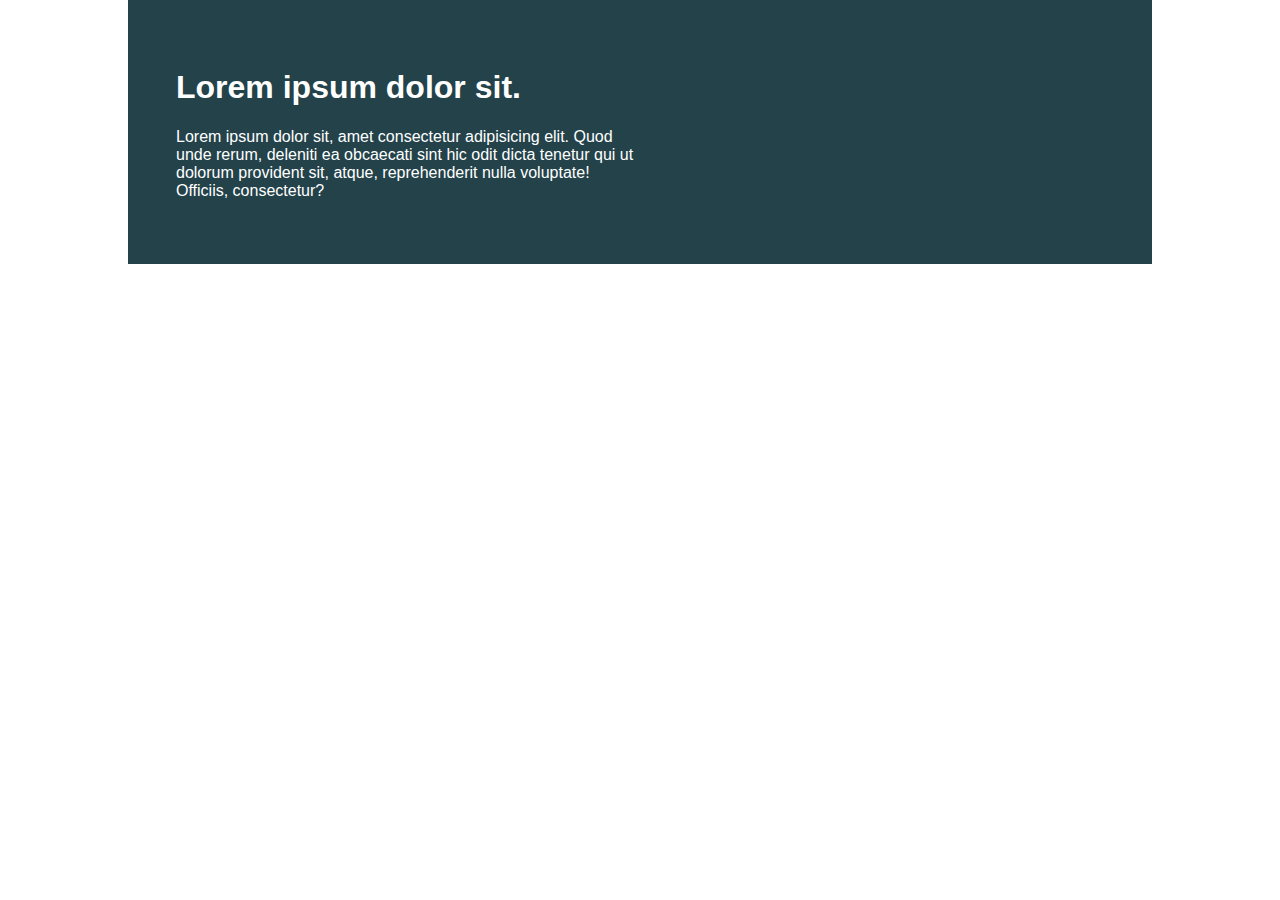
<file: challenge01/index.html>
<!DOCTYPE html>
<html lang="en">

<head>
    <meta charset="UTF-8">
    <meta name="viewport" content="width=device-width, initial-scale=1.0">
    <title>Day 01</title>

    <link rel="stylesheet" href="style.css">
</head>

<body>
    <div class="container">
        <div class="intro-content">
            <h1>Lorem ipsum dolor sit.</h1>
            <p>Lorem ipsum dolor sit, amet consectetur adipisicing elit. Quod unde rerum, deleniti ea obcaecati sint hic
                odit dicta tenetur qui ut dolorum provident sit, atque, reprehenderit nulla voluptate! Officiis,
                consectetur?</p>
        </div>
    </div>
</body>

</html>
</file>
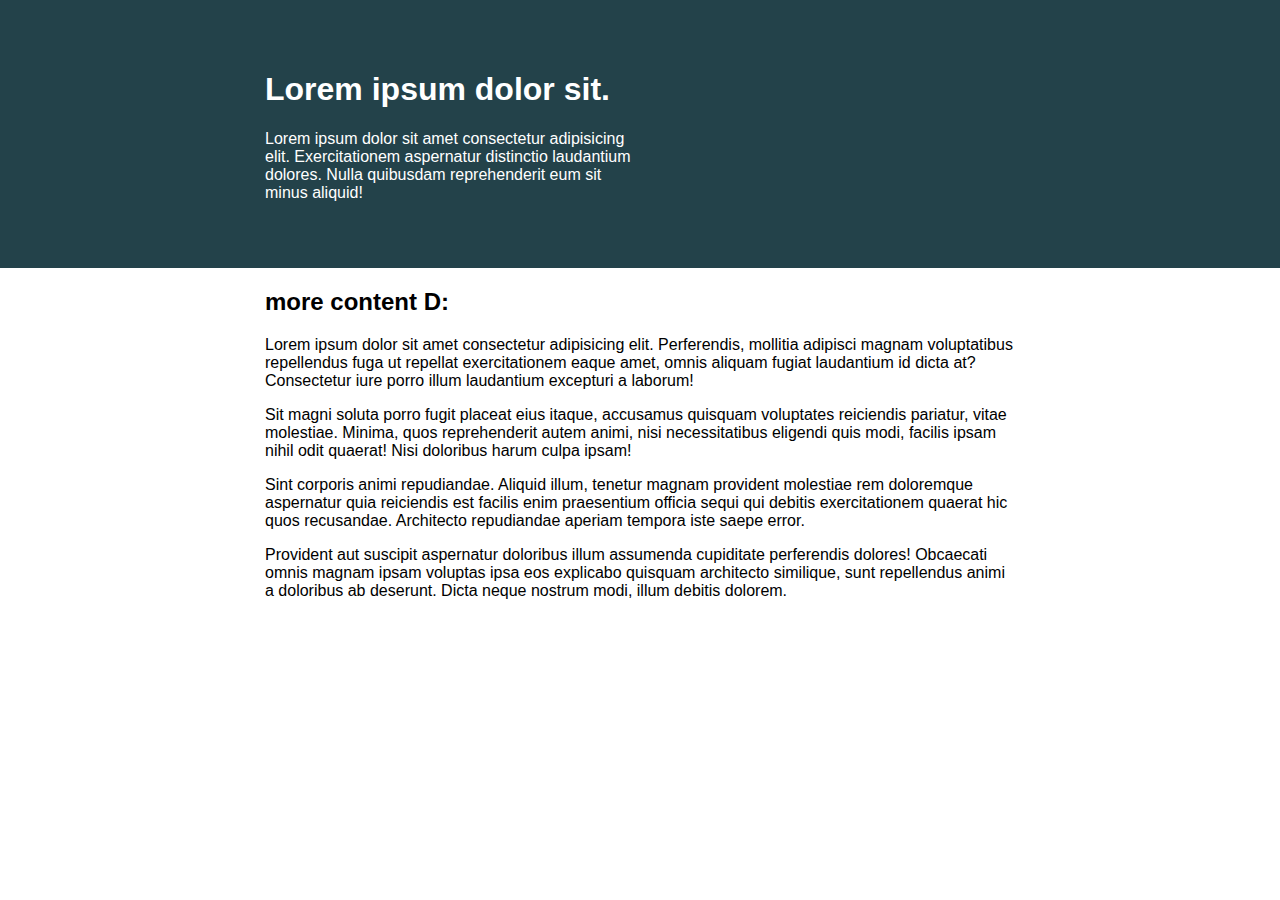
<file: challenge02/index.html>
<!DOCTYPE html>
<html lang="en">
<head> 
    <meta charset="UTF-8">
    <meta name="viewport" content="width=device-width, initial-scale=1.0">
    <title>Day 01</title>
 
    <link rel="stylesheet" href="style.css">
</head>
<body>

    <div class="intro">
        <div class="container">
            <div class="intro-content">
            <h1>Lorem ipsum dolor sit.</h1>
            <p>Lorem ipsum dolor sit amet consectetur adipisicing elit. Exercitationem aspernatur distinctio laudantium dolores. Nulla quibusdam reprehenderit eum sit minus aliquid!</p>
            </div>
        </div>
    </div>
    <div class="container">
        <h2>more content D:</h2>
        <p>Lorem ipsum dolor sit amet consectetur adipisicing elit. Perferendis, mollitia adipisci magnam voluptatibus repellendus fuga ut repellat exercitationem eaque amet, omnis aliquam fugiat laudantium id dicta at? Consectetur iure porro illum laudantium excepturi a laborum!</p>
        <p>Sit magni soluta porro fugit placeat eius itaque, accusamus quisquam voluptates reiciendis pariatur, vitae molestiae. Minima, quos reprehenderit autem animi, nisi necessitatibus eligendi quis modi, facilis ipsam nihil odit quaerat! Nisi doloribus harum culpa ipsam!</p>
        <p>Sint corporis animi repudiandae. Aliquid illum, tenetur magnam provident molestiae rem doloremque aspernatur quia reiciendis est facilis enim praesentium officia sequi qui debitis exercitationem quaerat hic quos recusandae. Architecto repudiandae aperiam tempora iste saepe error.</p>
        <p>Provident aut suscipit aspernatur doloribus illum assumenda cupiditate perferendis dolores! Obcaecati omnis magnam ipsam voluptas ipsa eos explicabo quisquam architecto similique, sunt repellendus animi a doloribus ab deserunt. Dicta neque nostrum modi, illum debitis dolorem.</p>
    </div>
</body>
</html>
</file>
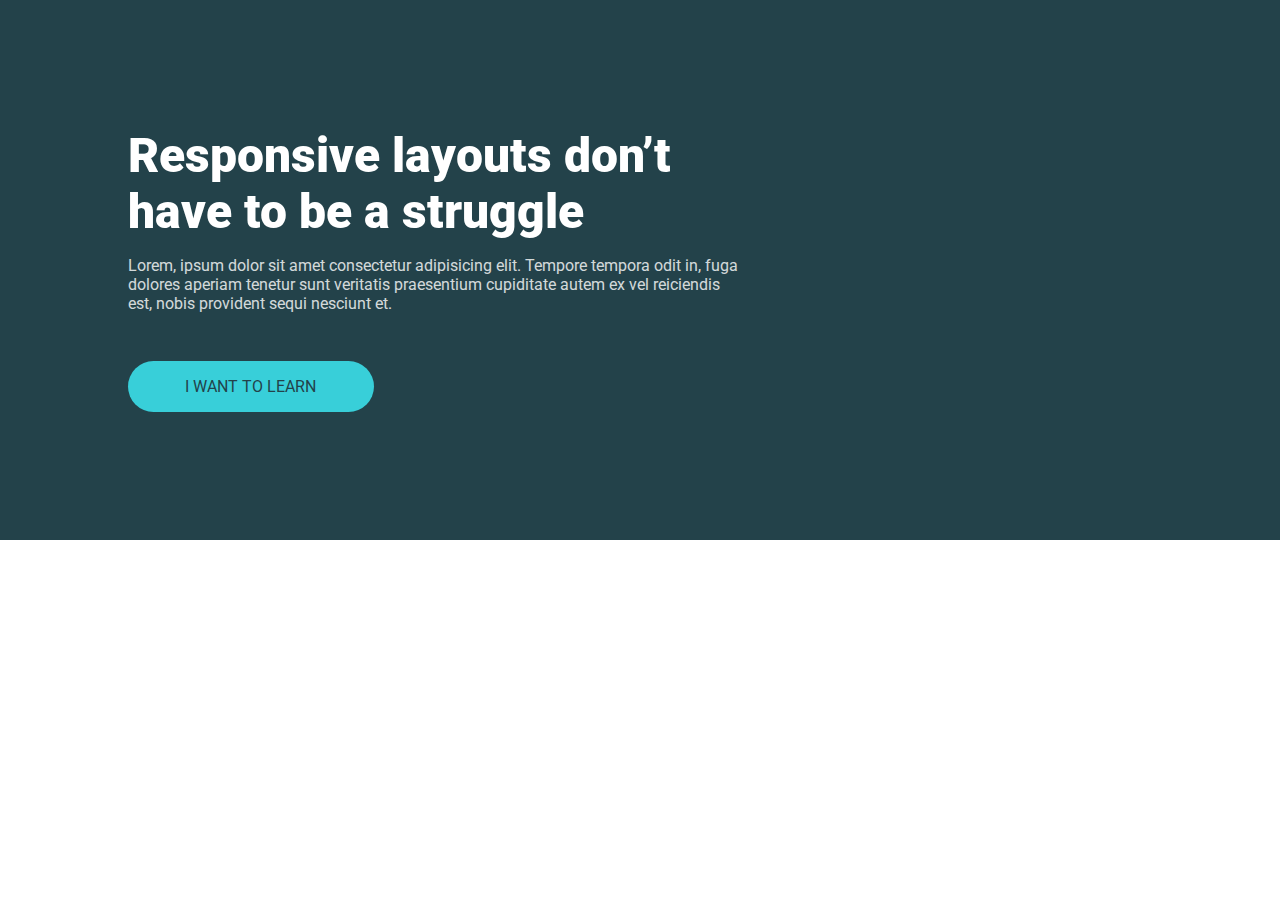
<file: challenge03/index.html>
<!DOCTYPE html>
<html lang="en">
<head>
    <meta charset="UTF-8">
    <meta http-equiv="X-UA-Compatible" content="IE=edge">
    <meta name="viewport" content="width=device-width, initial-scale=1.0">
    <link rel="stylesheet" href="style.css">
    <link rel="preconnect" href="https://fonts.googleapis.com">
    <link rel="preconnect" href="https://fonts.gstatic.com" crossorigin>
    <link href="https://fonts.googleapis.com/css2?family=Roboto+Mono:wght@300&family=Roboto:wght@400;900&display=swap" rel="stylesheet">
    <title>Document</title>
</head>
<body>
    <div class="container">  
        <div class="content">
            <div class="hero">    
                <div class="hero--header">
                    <h1 class="text--white">Responsive layouts don’t have to be a struggle</h1>
                </div>
                <div class="hero--text">
                    <p class="text--white">Lorem, ipsum dolor sit amet consectetur adipisicing elit. Tempore tempora odit in, fuga dolores aperiam tenetur sunt veritatis praesentium cupiditate autem ex vel reiciendis est, nobis provident sequi nesciunt et.</p>
                </div>
                <div class="btn--div">
                    <a class="btn" href="www.google.com">I WANT TO LEARN</a>
                </div> 
            </div>    
        </div>
    </div> 
</body>
</html>
</file>
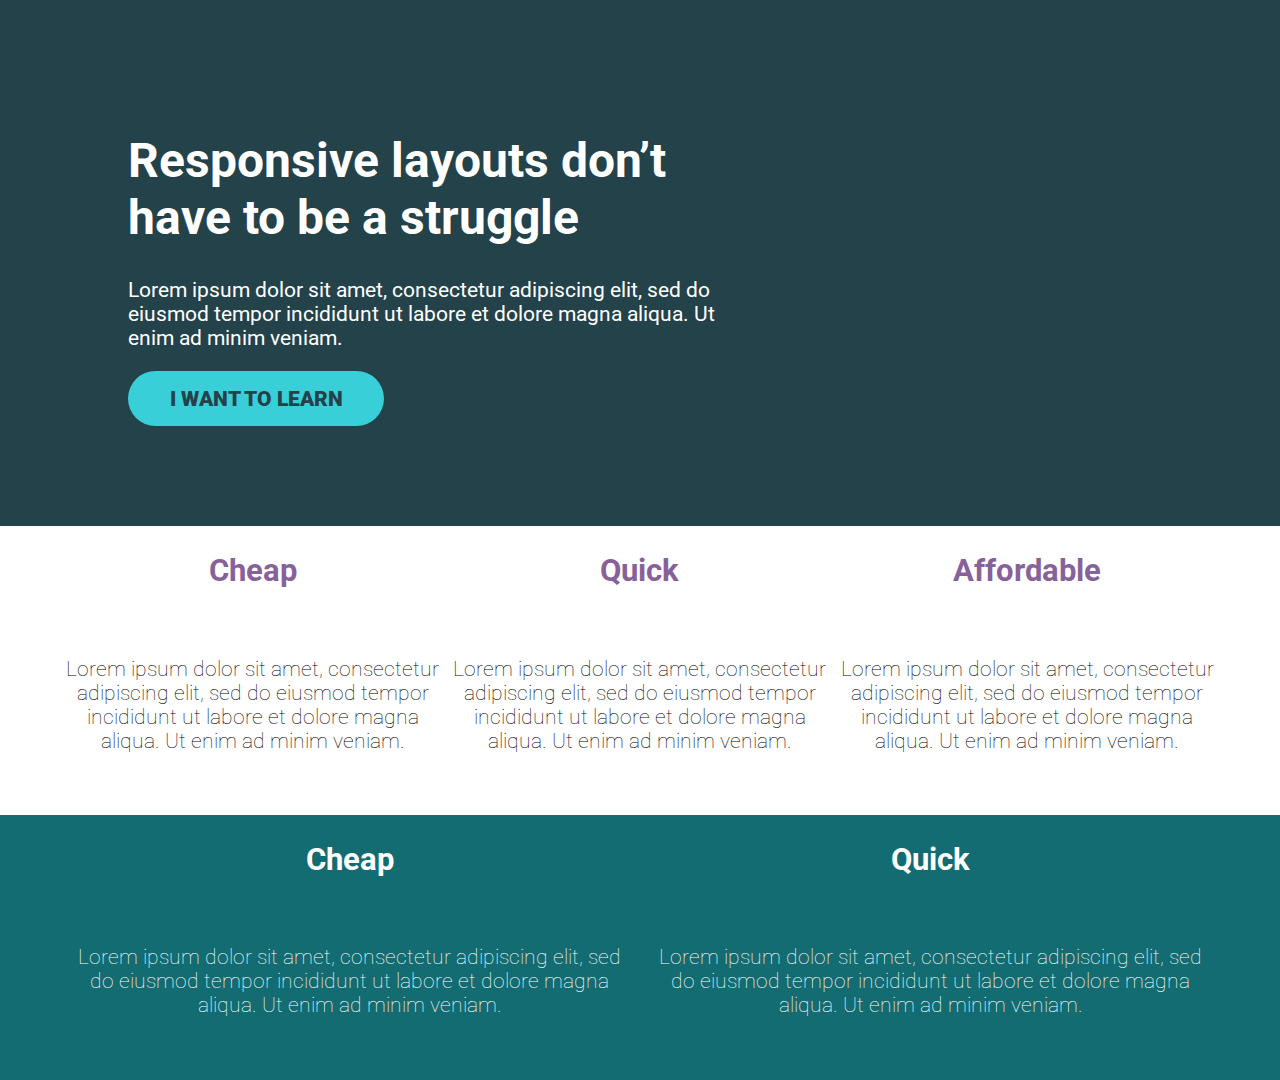
<file: challenge04/index.html>
<!DOCTYPE html>
<html lang="en">
<head>
    <meta charset="UTF-8">
    <meta name="viewport" content="width=device-width, initial-scale=1.0">
    <title>Challenge time!</title>
    <link href="https://fonts.googleapis.com/css2?family=Roboto:wght@400;900&display=swap" rel="stylesheet"> 
    <link rel="stylesheet" href="style.css">
</head>
<body>
    <div class="hero">
        <div class="container">
            <div class="hero__text">
                <h1>Responsive layouts don’t have to be a struggle</h1>
                <p>Lorem ipsum dolor sit amet, consectetur adipiscing elit, sed do eiusmod tempor incididunt ut labore et dolore magna aliqua. Ut enim ad minim veniam.</p>
                <a href="#" class="btn">I want to learn</a>
            </div>
        </div>
    </div>
    <div class="upper-hero">
        <div class="body-container">
            <div class="row">
                <div class="col">
                    <h2 class="col__purple">Cheap</h2>
                    <p>Lorem ipsum dolor sit amet, consectetur adipiscing elit, sed do eiusmod tempor incididunt ut labore et dolore magna aliqua. Ut enim ad minim veniam.</p>
                </div>
                <div class="col">
                    <h2 class="col__purple">Quick</h2>
                    <p>Lorem ipsum dolor sit amet, consectetur adipiscing elit, sed do eiusmod tempor incididunt ut labore et dolore magna aliqua. Ut enim ad minim veniam.</p>
                </div>
                <div class="col">
                    <h2 class="col__purple">Affordable</h2>
                    <p>Lorem ipsum dolor sit amet, consectetur adipiscing elit, sed do eiusmod tempor incididunt ut labore et dolore magna aliqua. Ut enim ad minim veniam.</p>
                </div>
            </div>
        </div>
    </div>
    <div class="lower-hero">
        <div class="body-container">
            <div class="row">
                <div class="col">
                    <h2>Cheap</h2>
                    <p>Lorem ipsum dolor sit amet, consectetur adipiscing elit, sed do eiusmod tempor incididunt ut labore et dolore magna aliqua. Ut enim ad minim veniam.</p>
                </div>
                <div class="col">
                    <h2>Quick</h2>
                    <p>Lorem ipsum dolor sit amet, consectetur adipiscing elit, sed do eiusmod tempor incididunt ut labore et dolore magna aliqua. Ut enim ad minim veniam.</p>
                </div>
            </div>      
        </div>
    </div>  

</body>
</html>
</file>
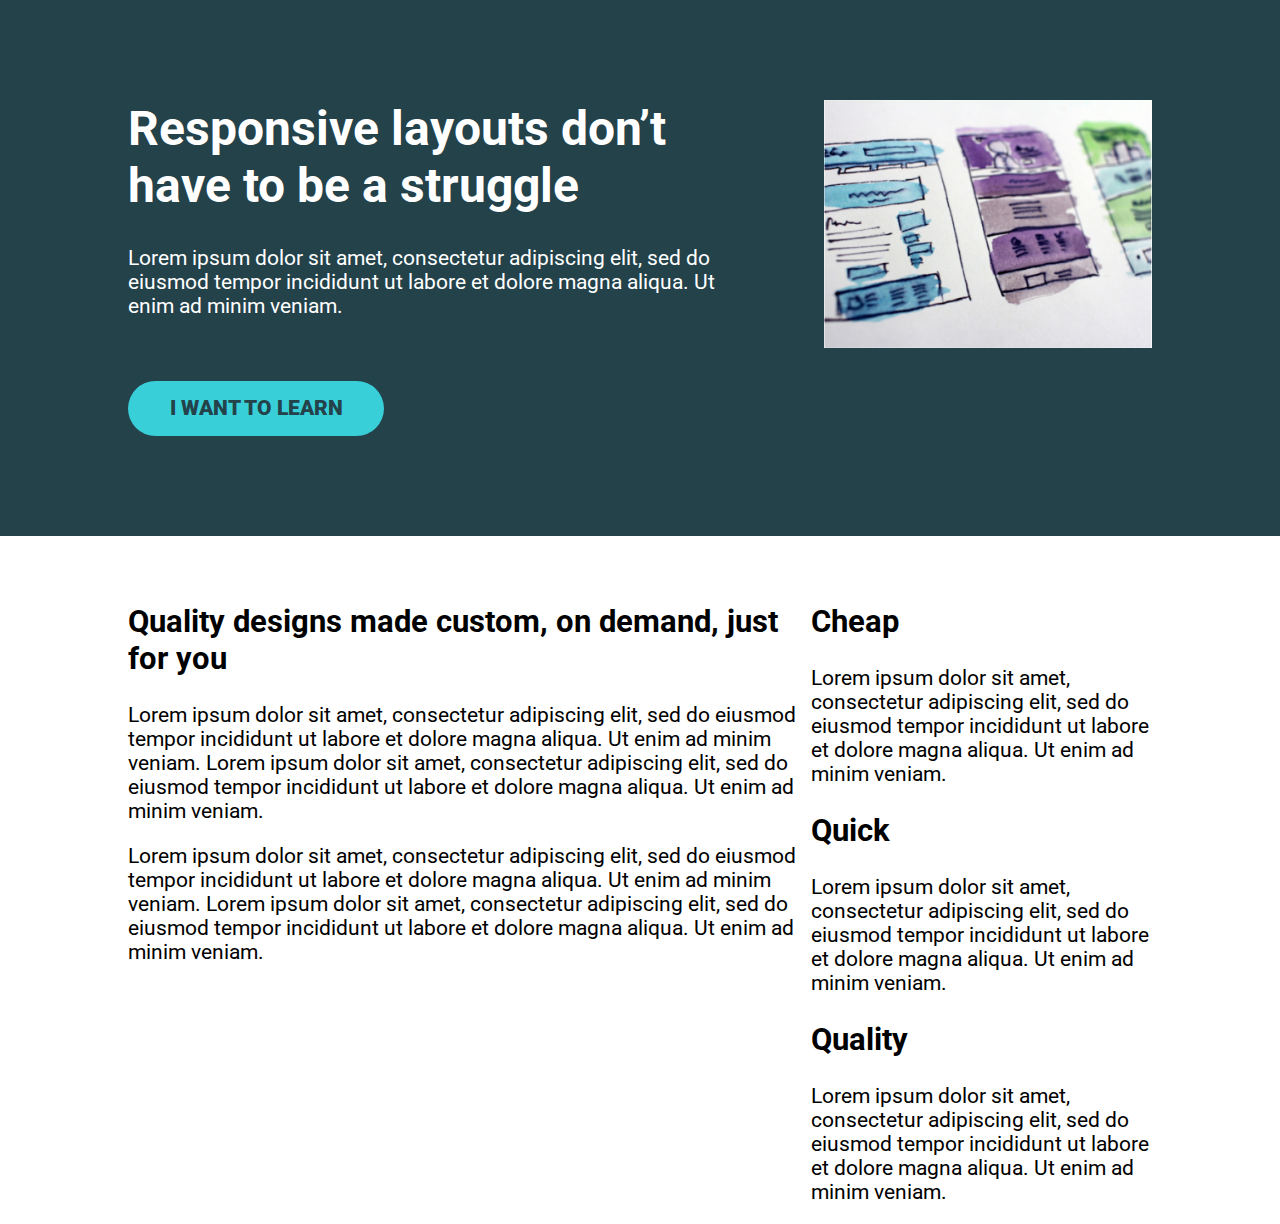
<file: challenge05/index.html>
<!DOCTYPE html>
<html lang="en">
<head>
    <meta charset="UTF-8">
    <meta name="viewport" content="width=device-width, initial-scale=1.0">
    <title>Conquering Responsive Layouts</title>
    <link href="https://fonts.googleapis.com/css2?family=Roboto:wght@400;900&display=swap" rel="stylesheet"> 
    <link rel="stylesheet" href="style.css">
</head>
<body>
    <section class="header">
        <div class="hero">
            <div class="container row">
                <div class="hero__text">
                    <h1>Responsive layouts don’t have to be a struggle</h1>
                    <p class="lighter">Lorem ipsum dolor sit amet, consectetur adipiscing elit, sed do eiusmod tempor incididunt ut labore et dolore magna aliqua. Ut enim ad minim veniam.</p>
                    <a href="#" class="btn">I want to learn</a>
                </div>
                <div class="hero__img">
                    <img src="img/hero-img.jpg" alt="website sketches">
                </div>
            </div>
        </div> 
    </section>
    <section class="main-body">
        <div class="main-body-background">
            <div class="container">
                <div class="row">
                    <div class="main-body__col1">
                        <h2>Quality designs made custom, on demand, just for you</h2>
                        <p>Lorem ipsum dolor sit amet, consectetur adipiscing elit, sed do eiusmod tempor incididunt ut labore et dolore magna aliqua. Ut enim ad minim veniam. Lorem ipsum dolor sit amet, consectetur adipiscing elit, sed do eiusmod tempor incididunt ut labore et dolore magna aliqua. Ut enim ad minim veniam.</p>
                        <p>Lorem ipsum dolor sit amet, consectetur adipiscing elit, sed do eiusmod tempor incididunt ut labore et dolore magna aliqua. Ut enim ad minim veniam. Lorem ipsum dolor sit amet, consectetur adipiscing elit, sed do eiusmod tempor incididunt ut labore et dolore magna aliqua. Ut enim ad minim veniam.</p>
                    </div>
                    <div class="main-body__col2">
                        <div class="column-item">
                            <h2>Cheap</h2>
                            <p class="lighter">Lorem ipsum dolor sit amet, consectetur adipiscing elit, sed do eiusmod tempor incididunt ut labore et dolore magna aliqua. Ut enim ad minim veniam.</p>
                        </div>
                        <div class="column-item">
                            <h2>Quick</h2>
                            <p class="lighter">Lorem ipsum dolor sit amet, consectetur adipiscing elit, sed do eiusmod tempor incididunt ut labore et dolore magna aliqua. Ut enim ad minim veniam.</p>
                        </div>
                        <div class="column-item">
                            <h2>Quality</h2>
                            <p class="lighter">Lorem ipsum dolor sit amet, consectetur adipiscing elit, sed do eiusmod tempor incididunt ut labore et dolore magna aliqua. Ut enim ad minim veniam.</p>
                        </div>
                    </div>
                </div>
            </div>
        </div>
    </section>
    

</body>
</html>
</file>
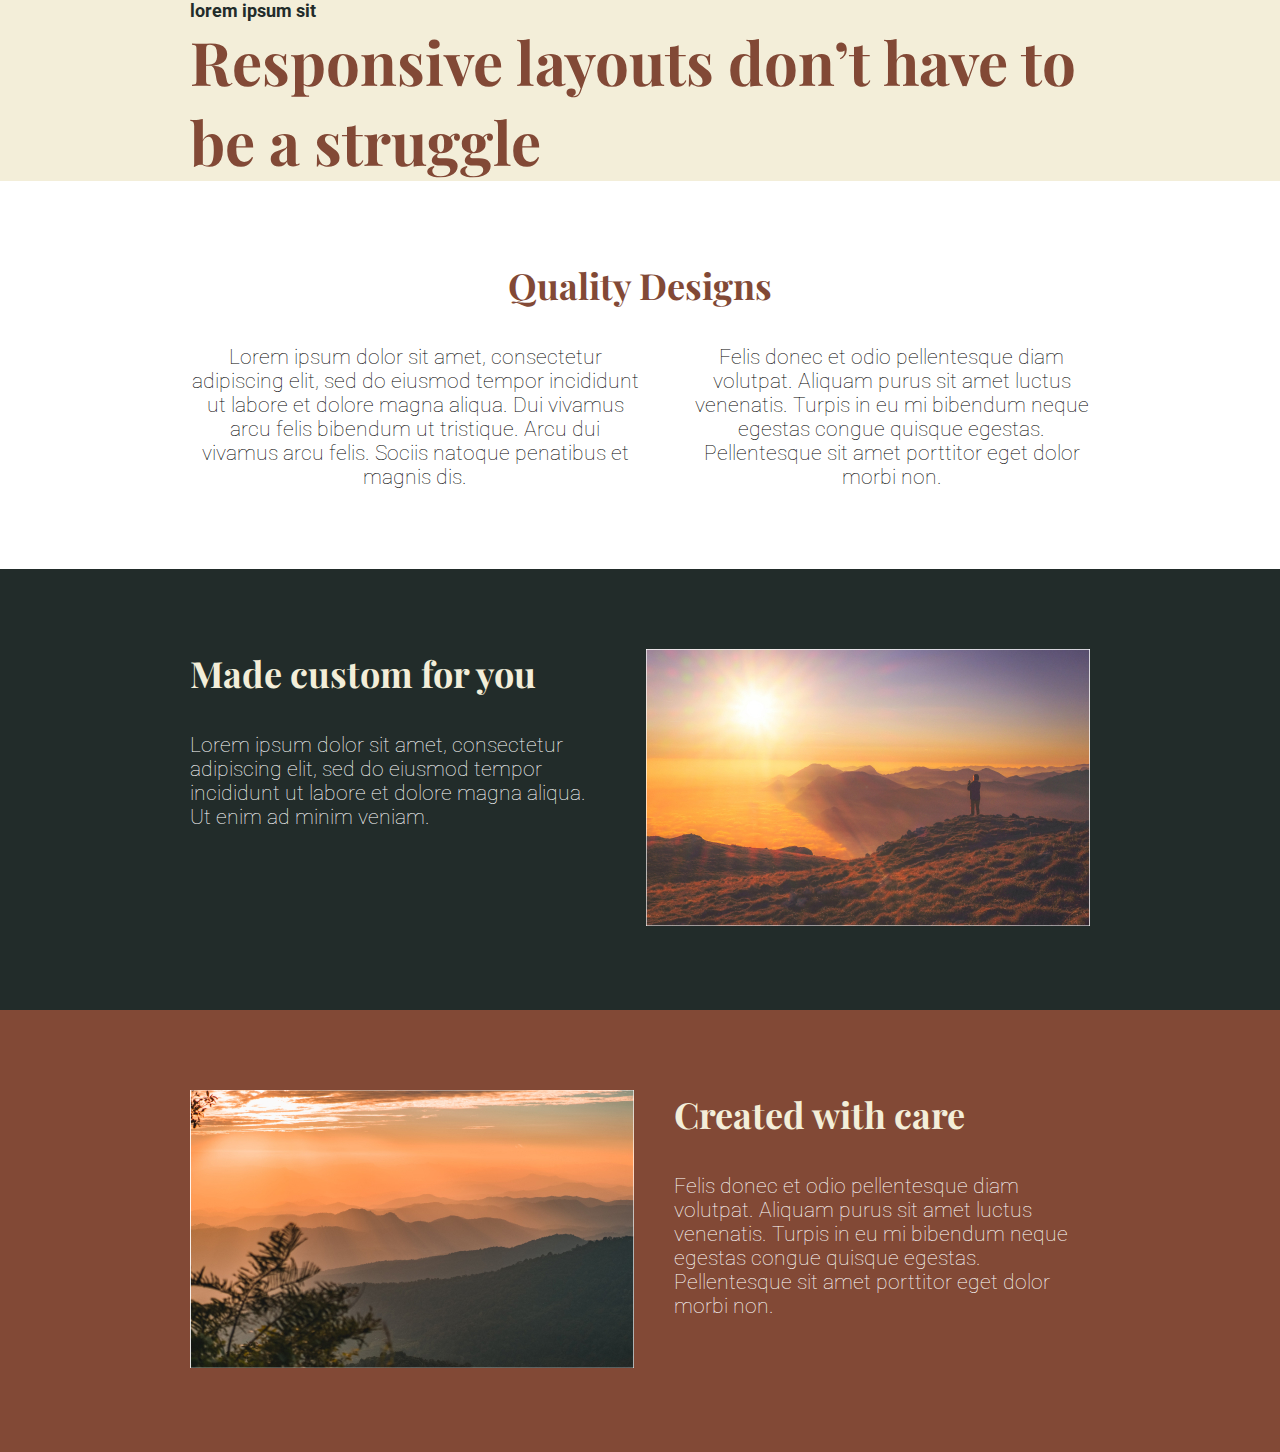
<file: challenge07/index.html>
<!DOCTYPE html>
<html lang="en">
<head>
    <meta charset="UTF-8">
    <meta http-equiv="X-UA-Compatible" content="IE=edge">
    <meta name="viewport" content="width=device-width, initial-scale=1.0">
    <link rel="preconnect" href="https://fonts.googleapis.com">
    <link rel="preconnect" href="https://fonts.gstatic.com" crossorigin>
    <link href="https://fonts.googleapis.com/css2?family=Roboto:wght@100&display=swap" rel="stylesheet">
    <link rel="preconnect" href="https://fonts.googleapis.com">
    <link rel="preconnect" href="https://fonts.gstatic.com" crossorigin>
    <link href="https://fonts.googleapis.com/css2?family=Playfair+Display:wght@900&display=swap" rel="stylesheet">
    <link rel="preconnect" href="https://fonts.googleapis.com">
    <link rel="preconnect" href="https://fonts.gstatic.com" crossorigin>
    <link href="https://fonts.googleapis.com/css2?family=Roboto&display=swap" rel="stylesheet">
    <link rel="stylesheet" href="styles.css">
    <title>Document</title>
</head>
<body>
    <section class="hero">
        <div class="container">
            <div class="hero__content">
                <h3>lorem ipsum sit</h3>
                <h1>Responsive layouts don’t have to be a struggle</h1>
            </div>
        </div>
    </section>

    <section class="quality">
        <div class="container">
            <div class="quality__content">
                <h2>Quality Designs</h2>
                <div class="row">
                    <p class="col push-right">Lorem ipsum dolor sit amet, consectetur adipiscing elit, sed do eiusmod tempor incididunt ut labore et dolore magna aliqua. Dui vivamus arcu felis bibendum ut tristique. Arcu dui vivamus arcu felis. Sociis natoque penatibus et magnis dis.</p>
                    <p class="col">Felis donec et odio pellentesque diam volutpat. Aliquam purus sit amet luctus venenatis. Turpis in eu mi bibendum neque egestas congue quisque egestas. Pellentesque sit amet porttitor eget dolor morbi non.</p>
                </div>
            </div>
        </div>
    </section>

    <section class="custom">
        <div class="container">
            <div class="custom__content row">
                <div class="col push-right">
                    <h2>Made custom for you</h2>
                    <p>Lorem ipsum dolor sit amet, consectetur adipiscing elit, sed do eiusmod tempor incididunt ut labore et dolore magna aliqua. Ut enim ad minim veniam.</p>
                </div>
                <div class="col">
                    <img src="./image-01.jpg" alt="person overlooking sunset over mountains" class="custom__img">
                </div>
            </div>
        </div>
    </section>

    <section class="care">
        <div class="container">
            <div class="care__content row">
                <div class="col push-right">
                    <img src="./image-02.jpg" alt="sunset over mountains">
                </div>
                <div class="col">
                    <h2>Created with care</h2>
                    <p>Felis donec et odio pellentesque diam volutpat. Aliquam purus sit amet luctus venenatis. Turpis in eu mi bibendum neque egestas congue quisque egestas. Pellentesque sit amet porttitor eget dolor morbi non.</p>
                </div>
            </div>
        </div>
    </section>


    
</body>
</html>
</file>
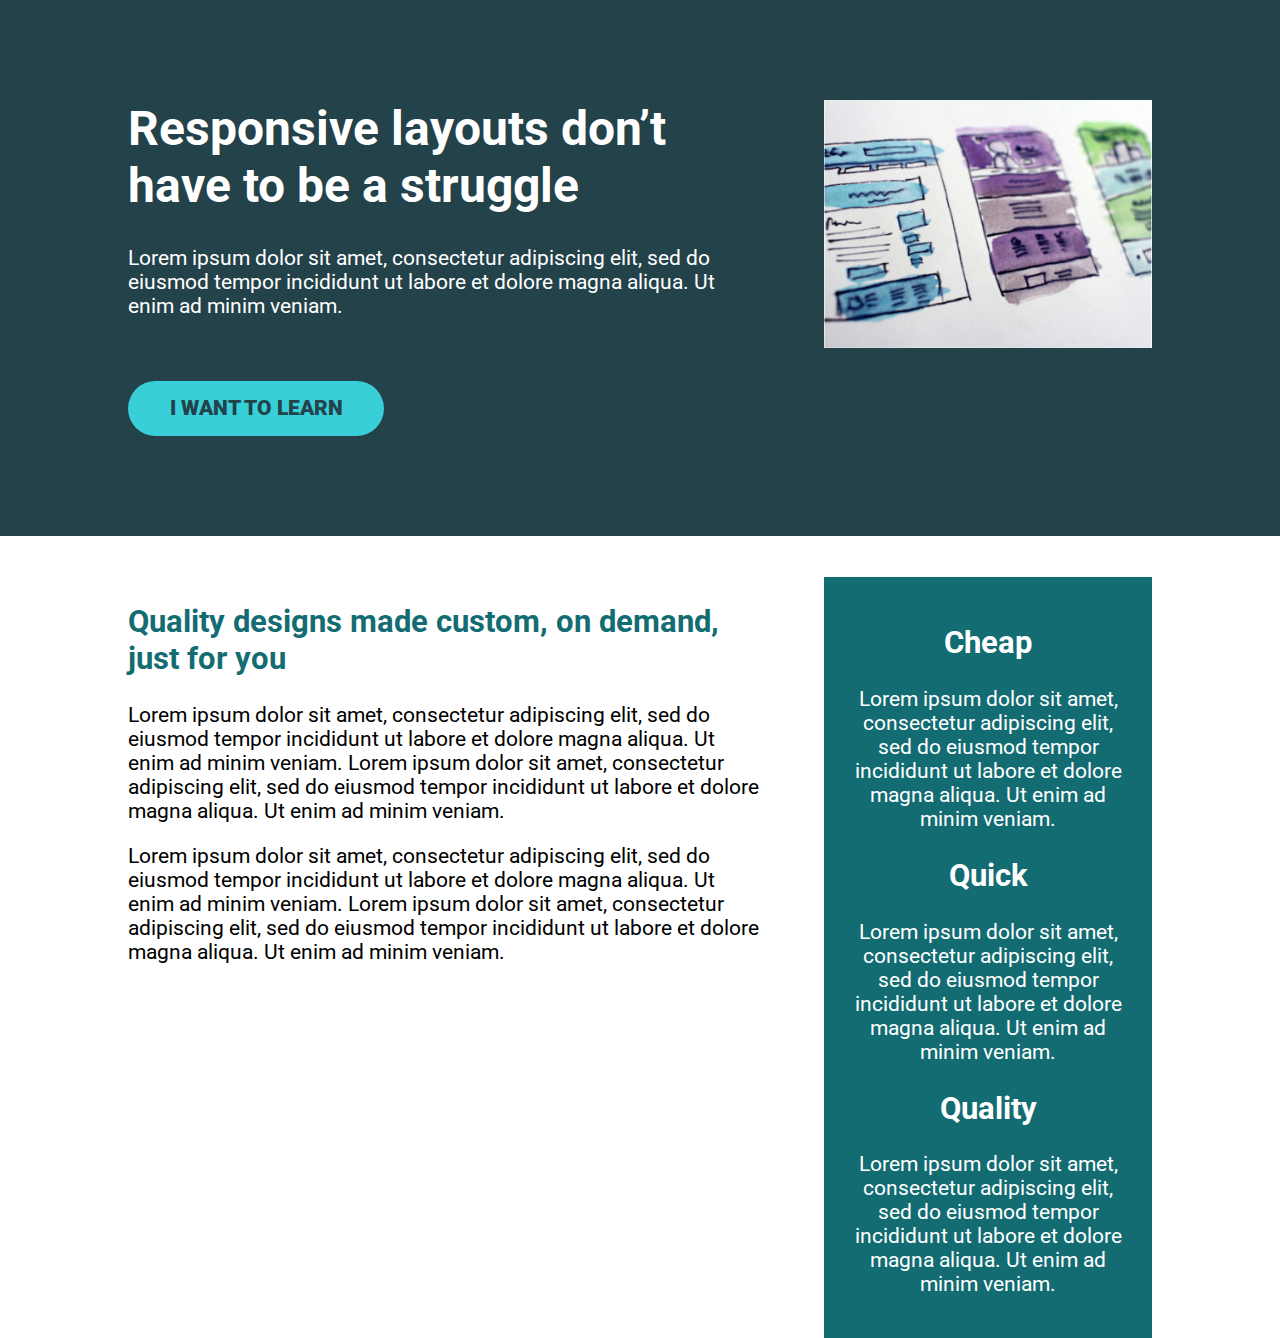
<file: media-queries-intro/index.html>
<!DOCTYPE html>
<html lang="en">
<head>
    <meta charset="UTF-8">
    <meta name="viewport" content="width=device-width, initial-scale=1.0">
    <title>Conquering Rsponsive Layouts</title>
    <link href="https://fonts.googleapis.com/css2?family=Roboto:wght@400;900&display=swap" rel="stylesheet"> 
    <link rel="stylesheet" href="style.css">
</head>
<body>
    <div class="hero">
        <div class="container row">
            <div class="hero__text">
                <h1>Responsive layouts don’t have to be a struggle</h1>
                <p>Lorem ipsum dolor sit amet, consectetur adipiscing elit, sed do eiusmod tempor incididunt ut labore et dolore magna aliqua. Ut enim ad minim veniam.</p>
                <a href="#" class="btn">I want to learn</a>
            </div>
            <div class="hero__img">
                <img src="./img/hero-img.jpg" alt="website sketches"> 
            </div>
        </div>       
    </div>
    <div class="container">
            <div class="row">
                <div class="col--left">
                    <h2>Quality designs made custom, on demand,
                        just for you</h2>
                    <p>Lorem ipsum dolor sit amet, consectetur adipiscing elit, sed do eiusmod
                        tempor incididunt ut labore et dolore magna aliqua. Ut enim ad minim
                        veniam. Lorem ipsum dolor sit amet, consectetur adipiscing elit, sed do
                        eiusmod tempor incididunt ut labore et dolore magna aliqua. Ut enim ad
                        minim veniam.</p>
                    <p>Lorem ipsum dolor sit amet, consectetur adipiscing elit, sed do eiusmod
                        tempor incididunt ut labore et dolore magna aliqua. Ut enim ad minim
                        veniam. Lorem ipsum dolor sit amet, consectetur adipiscing elit, sed do
                        eiusmod tempor incididunt ut labore et dolore magna aliqua. Ut enim ad
                        minim veniam.</p>
                </div>
                <div class="col--right">
                    <div class="list-item">
                        <h2>Cheap</h2>
                        <p>Lorem ipsum dolor sit amet,
                            consectetur adipiscing elit, sed do
                            eiusmod tempor incididunt ut labore et
                            dolore magna aliqua. Ut enim ad minim
                            veniam.</p>
                    </div>
                    <div class="list-item">
                        <h2>Quick</h2>
                        <p>Lorem ipsum dolor sit amet,
                            consectetur adipiscing elit, sed do
                            eiusmod tempor incididunt ut labore et
                            dolore magna aliqua. Ut enim ad minim
                            veniam.</p>
                        </div>
                        <div class="list-item">
                            <h2>Quality</h2>
                            <p>Lorem ipsum dolor sit amet,
                            consectetur adipiscing elit, sed do
                            eiusmod tempor incididunt ut labore et
                            dolore magna aliqua. Ut enim ad minim
                            veniam.</p>
                        </div>
                </div> 
            </div> 

    </div> 

    

</body>
</html>
</file>
<file: challenge01/style.css>
/* INSTRUCTIONS
 *
 * 1) Limit the total width of
 *    the .intro-conent to about half
 *    of it's parent
 *
 * 2) Stop the text from overflowing
 *    out the bottom at small screen
 *    widths
 *
 * You may modify the HTML if needed
 *
 */

 * {
  box-sizing: border-box;
}

body {
  margin: 0;
  font-family: sans-serif;
}

.container {
  background: #23424a;
  color: white;

  width: 80%;
  margin: 0 auto;

  padding: 3em;
}

.intro-content{
  width: 50%;
}
</file>
<file: challenge02/style.css>
/* INSTRUCTIONS
 *
 * 1) Keep the text inside .intro-content
 *    in the same place, but have the background
 *    extend from one side of the viewport
 *    to the other, no matter how wide or narrow
 *    the browser is.
 *
 * 2) Limit the maximum width of the text in the
 *    bottom area.
 *
 * You may modify the HTML if needed
 * (you probably should for this challenge)
 *
 */

 * {
  box-sizing: border-box;
}

body {
  margin: 0;
  font-family: sans-serif;
}

.container{
  width: 80%;
  max-width: 750px;
  margin: 0 auto;
}

.intro {
  background: #23424A;
  color: white;
  padding: 50px 0;
}

.intro-content{
  width: 50%;
}
</file>
<file: challenge03/style.css>
:root{
    --dark-blue: #23424A;
    --light-blue: #38CFD9;
    --white: #FFFFFF;
}

*{
    box-sizing: border-box;
    margin: 0;
    font-family: 'Roboto';
    font-style: normal;
}

h1{
    font-weight: 900;
    font-size: 48.0529px;
    line-height: 56px;
}

p{
    opacity: 0.8;
}

.container{
    background: var(--dark-blue);
}

.content{
    width: 80%;
    padding: 8em 0;
    margin: 0 auto;
}

.hero{
    width: 60%;
}

.hero--header{
    margin-bottom: 1em;
}


.text--white{
    color: #FFFFFF;
}

.btn{
    text-decoration: none;
    color: var(--dark-blue);
}

.btn--div{
    background-color: var(--light-blue);
    width: 40%;
    text-align: center;
    padding: 1em;
    border-radius: 2em;
    margin-top: 3em;
  }
</file>
<file: challenge04/style.css>
/* 
////// For this challenge ///////

- You will have to modify the HTML

- You can add new classes in the HTML
  if you need to

// Requirements
1. The headings in the first row must be
   a different color
2. The two .col at the bottom must go next
   to one another
3. The section at the bottom should have
   a dark background color and a different
   color of text
4. I've removed the "gap" that I created,
   so you'll have to add it back in

   */

*, *::before, *::after {
    box-sizing: border-box;
}

body {
    margin: 0;
    font-family: 'Roboto', sans-serif;
    font-size: 1.3rem;
}

h1 {
    font-size: 3rem;
}

.container {
    width: 80%;
    max-width: 1100px;
    margin: 0 auto;
}

.row {
    /* display: flex => flex container */
    display: flex;

    /* can't use yet */
    /* gap: 100px; */
}

.body-container{
    width: 90%;
    max-width: 1200px;
    margin: 0 auto;
    /* padding: 50px */
}

.body-container p{
    font-weight:lighter;
    padding: 2em 0;
}

.col {
    /* these are now flex items */
    width: 100%;
    text-align: center;
    justify-content: space-evenly;
}

.col + .col{
    margin-left: 10px;
}

.hero {
    width: 100%;
    padding: 100px 0;
    background-color: #23424A;
    color: #FFF;
}

.hero__text {
    width: 60%;
}

.btn {
    display: inline-block;
    text-decoration: none;
    text-transform: uppercase; 
    color: #23424A;
    font-weight: 900;
    background-color: #38CFD9;
    padding: .75em 2em;
    border-radius: 100px;
}

.btn:hover,
.btn:focus {
    opacity: .75; 
}

.col__purple{
    color: #87629A;
}



.lower-hero {
    background-color: #136C72;
    color: #FFF;
}

.upper-hero{
    width: 100%;
}
</file>
<file: challenge05/style.css>
/* 
////// For this challenge ///////

- All text is in the text.md file

// Requirements
1. Refer to the design specs for the
   overall layout 
2. The image should line up with
   the sidebar in the section
   below

*/

*, *::before, *::after {
    box-sizing: border-box;
}

body {
    margin: 0;
    font-family: 'Roboto', sans-serif;
    font-size: 1.3rem;
}

img {
    max-width: 100%;
}

h1 {
    font-size: 3rem;
    margin-top: 0;
}

.container {
    width: 80%;
    max-width: 1100px;
    margin: 0 auto;
}

.btn {
    display: inline-block;
    text-decoration: none;
    text-transform: uppercase; 
    color: #23424A;
    font-weight: 900;
    background-color: #38CFD9;
    padding: .75em 2em;
    border-radius: 100px;
}

.btn:hover,
.btn:focus {
    opacity: .75; 
}

.row {
    /* display: flex => flex container */
    display: flex;
    justify-content: space-between;
    
    /* can't use yet */
    /* gap: 100px; */
}

.col--left {
    /* these are now flex items */
    width: 62%;
}
.col--left h2{
    color: #136C72;
}

.col--right{
    width: 32%;
    margin-left: 30px;
    background-color: #136C72 ;
    color: #FFF;
    justify-content: center;
    padding: 1em;
}

.list-item{
    text-align: center;
}

.hero {
    padding: 100px 0;
    background-color: #23424A;
    color: #FFF;
    margin-bottom: 2em;
}

.hero__text { 
    width: 62%;
}

.hero__img {
    width: 32%;
    align-self: flex-start;
}

.hero p {
    margin-bottom: 3em;
}
</file>
<file: challenge07/styles.css>
:root{
    --white: #FFFFFF;
    --palebrown: #F3EED9;
    --brown: #824936;
    --black: #222C2A;
}

*{
    box-sizing: border-box;
    margin: 0 auto;
}

.container{
    width: 80%;
    max-width: 900px;
}

.hero{
    width: 100%;
    background-color: var(--palebrown)
}
.hero h3{
    color: var(--black);
    font-family: 'Roboto', sans-serif;
    /* change font size to em later*/
    font-size: 18px;
}
.hero h1{
    color: var(--brown);
    font-family: 'Playfair Display', serif;
    font-size: 60px;
}

.quality{
    width: 100%;
    background-color: var(--white);
    text-align: center;
    
}
.quality h2{
    color: var(--brown);
    font-family: 'Playfair Display', serif;
    font-size: 36px;
    margin-bottom: 1em;
}
.quality p{
    color: var(black);
    font-family: 'Roboto', sans-serif;
    font-size: 21px;
    font-weight: lighter;
}
.quality__content{
    padding: 5em 0;
}

.custom{
    width: 100%;
    background-color: var(--black)
}
.custom h2{
    color: var(--palebrown);
    font-family: 'Playfair Display', serif;
    font-size: 36px;
    margin-bottom: 1em;
}
.custom p{
    color: var(--white);
    font-family: 'Roboto', sans-serif;
    font-size: 21px;
    font-weight: lighter;
}
.custom__content{
    padding: 5em 0;
}

.care{
    width: 100%;
    background-color: var(--brown)
}
.care h2{
    color: var(--palebrown);
    font-family: 'Playfair Display', serif;
    font-size: 36px;
    margin-bottom: 1em;
}
.care p{
    color: var(--white);
    font-family: 'Roboto', sans-serif;
    font-size: 21px;
    font-weight: lighter;
}
.care__content{
    padding: 5em 0;
}

.row{
    display: flex;
}

.push-right{
    margin-right: 2.5em;
}
</file>
<file: media-queries-intro/style.css>
/* 
////// For this challenge ///////

- All text is in the text.md file

// Requirements
1. Refer to the design specs for the
   overall layout 
2. The image should line up with
   the sidebar in the section
   below

*/

*, *::before, *::after {
    box-sizing: border-box;
}

body {
    margin: 0;
    font-family: 'Roboto', sans-serif;
    font-size: 1.3rem;
}

img {
    max-width: 100%;
}

h1 {
    font-size: 3rem;
    margin-top: 0;
}

.container {
    width: 80%;
    max-width: 1100px;
    margin: 0 auto;
}

.btn {
    display: inline-block;
    text-decoration: none;
    text-transform: uppercase; 
    color: #23424A;
    font-weight: 900;
    background-color: #38CFD9;
    padding: .75em 2em;
    border-radius: 100px;
}

.btn:hover,
.btn:focus {
    opacity: .75; 
}

.row {
    /* display: flex => flex container */
    display: flex;
    justify-content: space-between;
    
    /* can't use yet */
    /* gap: 100px; */
}

.col--left {
    /* these are now flex items */
    width: 62%;
}
.col--left h2{
    color: #136C72;
}

.col--right{
    width: 32%;
    margin-left: 30px;
    background-color: #136C72 ;
    color: #FFF;
    justify-content: center;
    padding: 1em;
}

.list-item{
    text-align: center;
}

.hero {
    padding: 100px 0;
    background-color: #23424A;
    color: #FFF;
    margin-bottom: 2em;
}

.hero__text { 
    width: 62%;
}

.hero__img {
    width: 32%;
    align-self: flex-start;
}

.hero p {
    margin-bottom: 3em;
}

@media (max-width:600px){
    .row{
        display: block;
    }
    .hero__text,
    .hero__img,
    .col--left,
    .col--right{
        width: 100%;
    }

    .col--right{
        margin-left: 0px;
    }

    .btn{
        margin-bottom: 1em;
        margin-left: 30px;
    }
}
</file>
